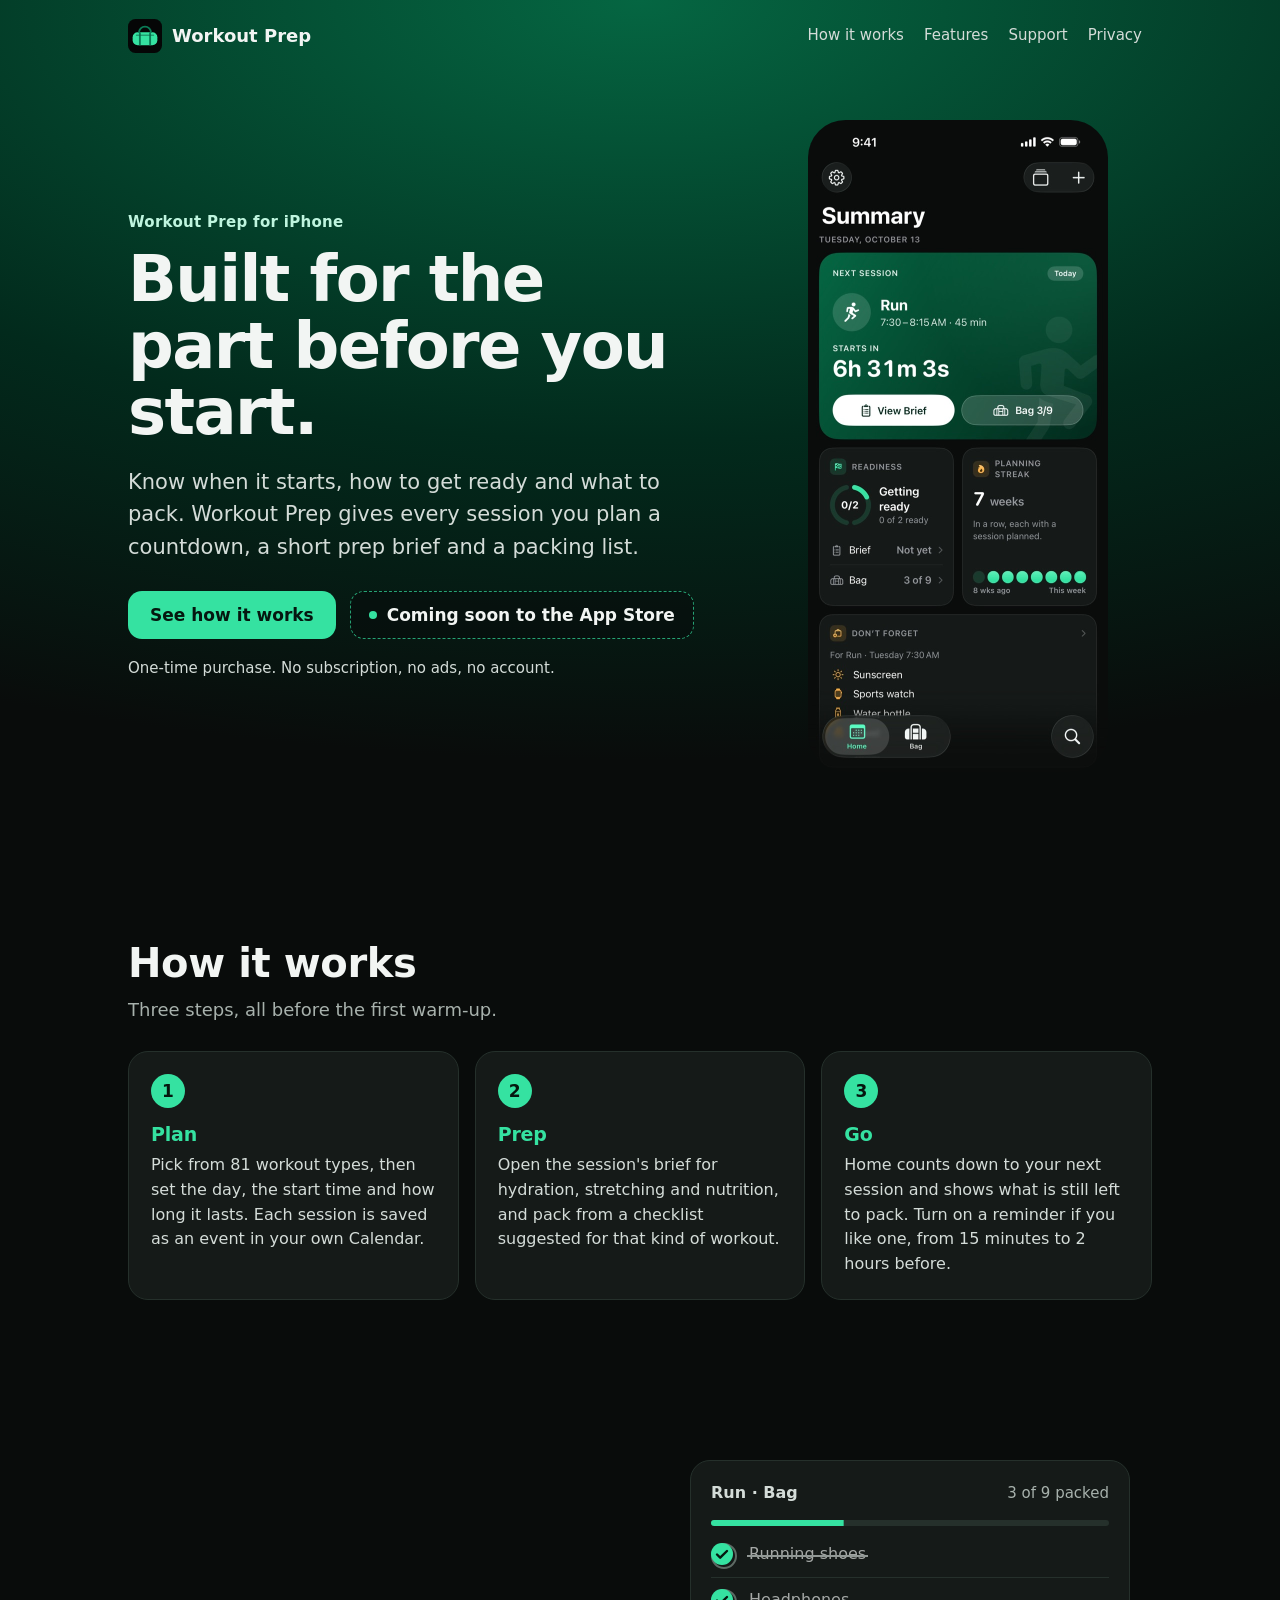
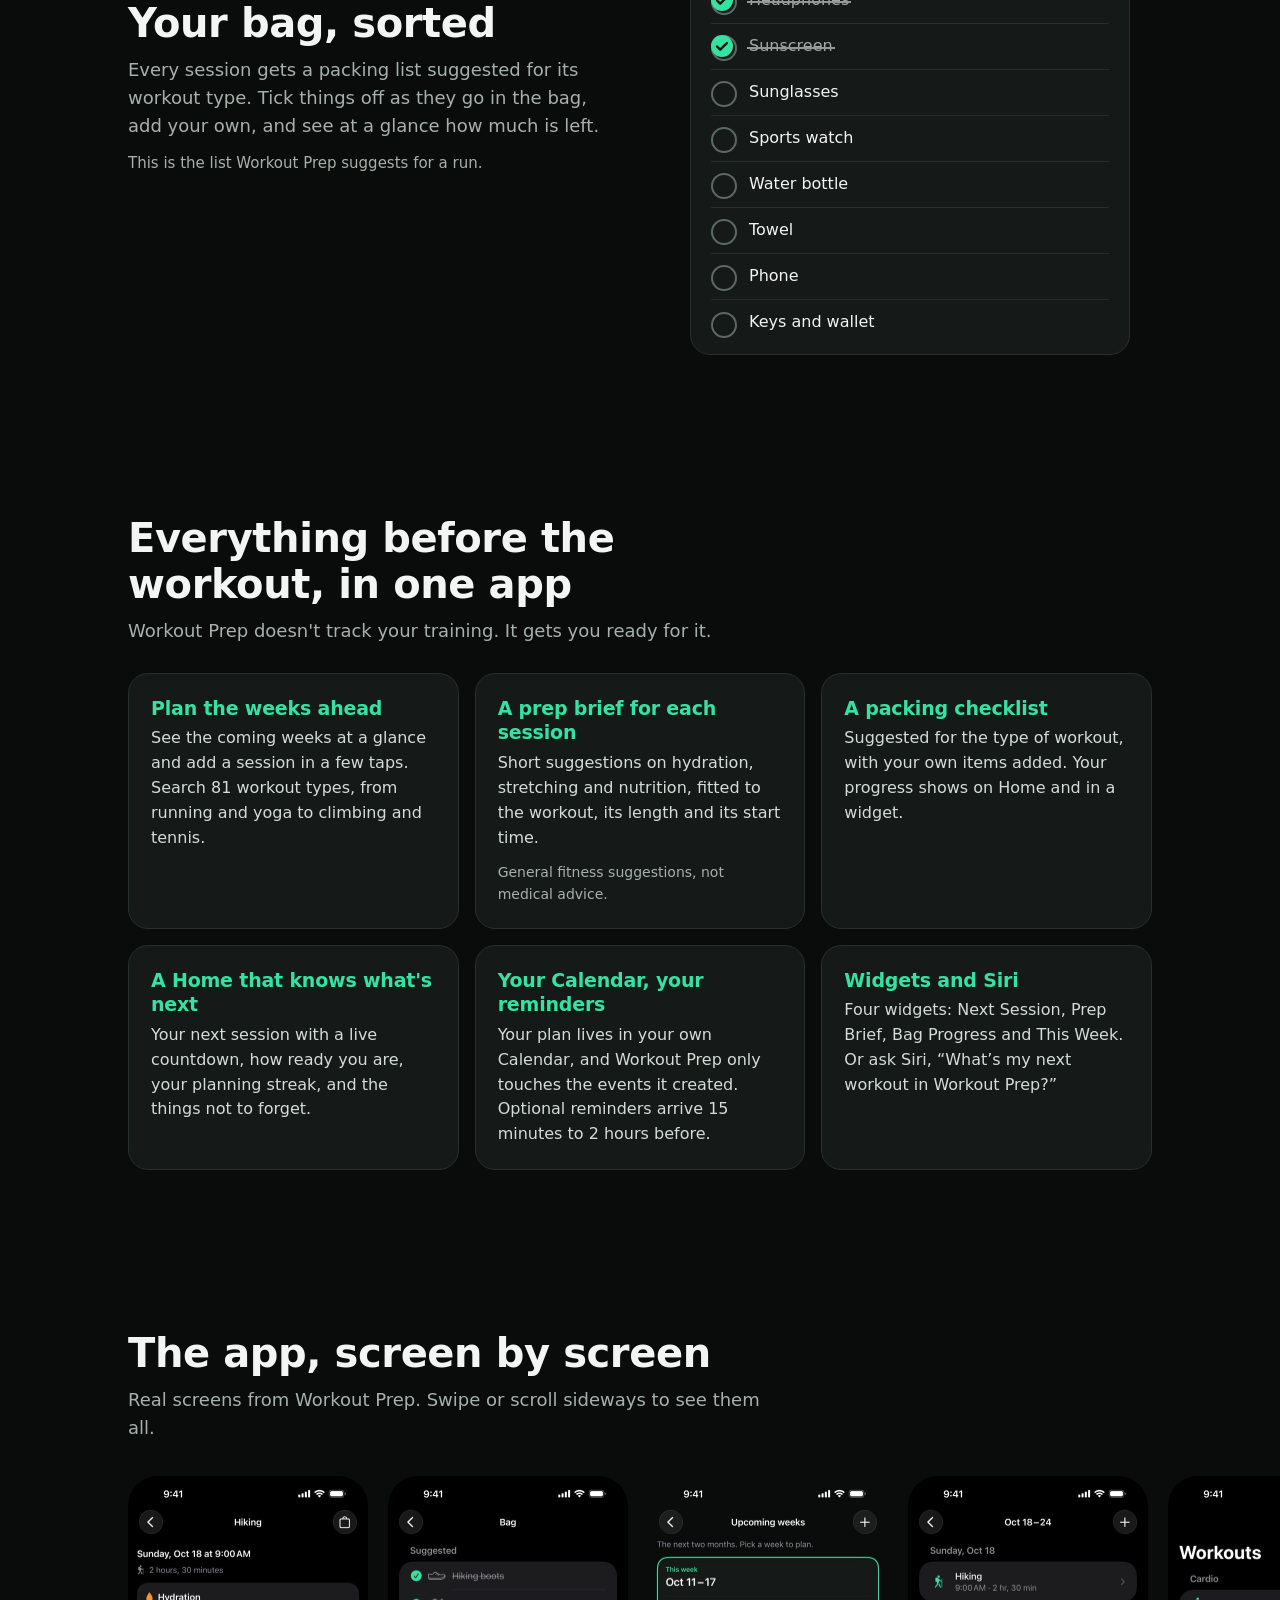
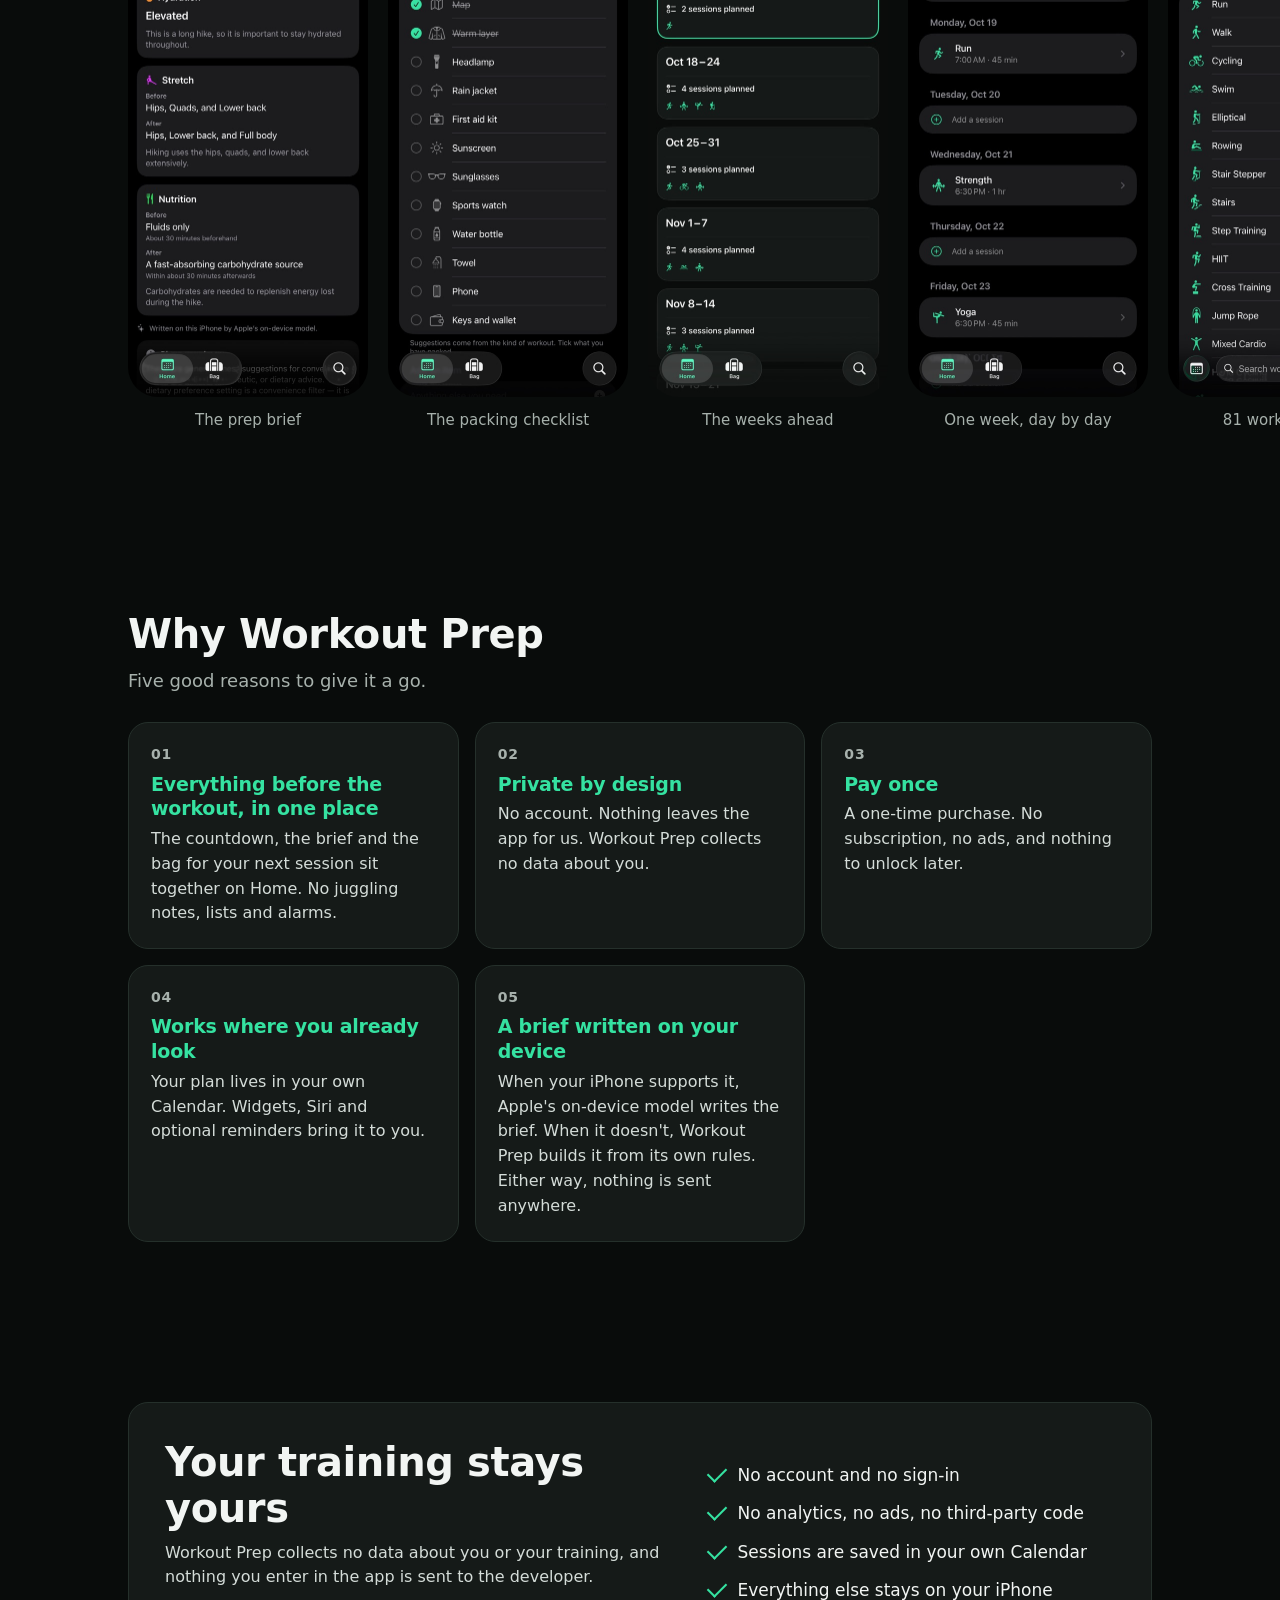
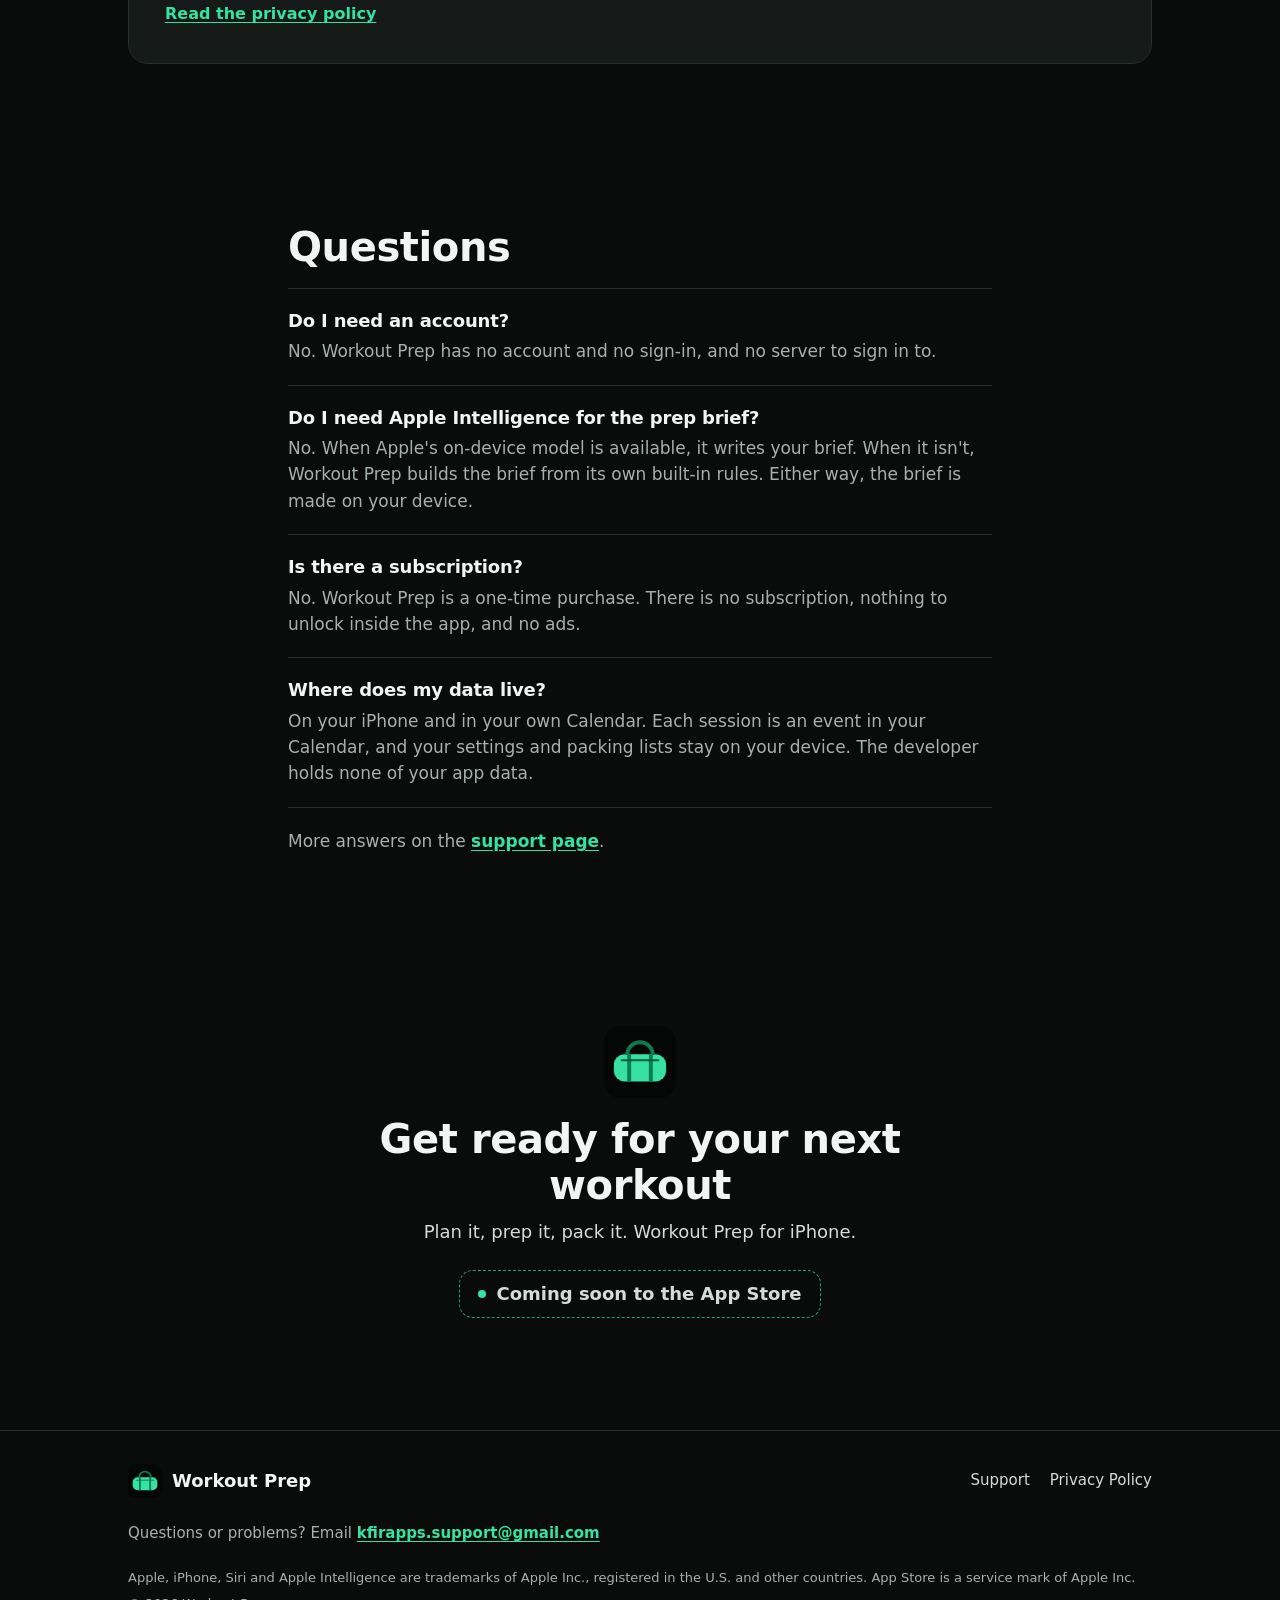
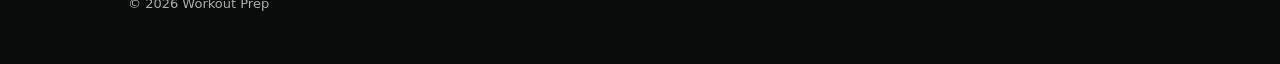
<file: index.html>
<!DOCTYPE html>
<html lang="en">
<head>
  <meta charset="utf-8">
  <meta name="viewport" content="width=device-width, initial-scale=1">
  <title>Workout Prep for iPhone · Built for the part before you start</title>
  <meta name="description" content="Workout Prep for iPhone: plan your sessions, read a short prep brief and pack from a checklist. No account, nothing collected. A one-time purchase with no subscription and no ads.">
  <meta name="theme-color" content="#090c0b">
  <link rel="icon" href="data:image/svg+xml,%3Csvg xmlns='http://www.w3.org/2000/svg' viewBox='0 0 1024 1024'%3E%3Crect width='1024' height='1024' rx='230' fill='%23050606'/%3E%3Crect x='140' y='400' width='744' height='388' rx='150' fill='%2335E2A1'/%3E%3C/svg%3E">
  <link rel="stylesheet" href="assets/site.css">
  <!-- Loaded first and on purpose without defer: it marks the page for motion before the
       first paint. If it is missing or fails, every element simply shows, unanimated. -->
  <script src="assets/site.js"></script>
</head>
<body>
  <a class="skip" href="#main">Skip to content</a>

  <header class="site-header">
    <div class="wrap bar">
      <a class="brand" href="./">
        <svg class="icon" viewBox="0 0 1024 1024" aria-hidden="true" focusable="false"><use href="#app-icon"/></svg>
        Workout Prep
      </a>
      <nav aria-label="Main">
        <a class="wide-only" href="#how">How it works</a>
        <a class="wide-only" href="#features">Features</a>
        <a href="support.html">Support</a>
        <a href="privacy.html">Privacy</a>
      </nav>
    </div>
  </header>

  <main id="main">
    <section class="hero" aria-labelledby="hero-title">
      <div class="wrap hero-grid">
        <div class="hero-copy">
          <p class="eyebrow">Workout Prep for iPhone</p>
          <h1 id="hero-title" class="rise">Built for the part before you start.</h1>
          <p class="lead rise">Know when it starts, how to get ready and what to pack. Workout Prep gives every session you plan a countdown, a short prep brief and a packing list.</p>
          <div class="actions">
            <span class="rise"><a class="btn" href="#how">See how it works</a></span>
            <div class="store">
              <!-- App Store badge. Until the app is live, this is a plain status, not a link.
                   When the app is live:
                   1. Download Apple's official black "Download on the App Store" badge (English,
                      SVG) from https://toolbox.marketingtools.apple.com/app-store/ . Use it
                      unmodified: no recolouring, rotation, cropping or effects.
                   2. Save it as assets/img/app-store-badge.svg.
                   3. Replace the <p class="soon"> below with:
                      <a class="badge" href="APP_STORE_LINK"><img src="assets/img/app-store-badge.svg" width="120" height="40" alt="Download on the App Store"></a>
                      (APP_STORE_LINK is the app's App Store address.) The .badge style keeps it
                      40 px tall with 10 px of clear space (a quarter of its height) and never
                      animates it. Do the same for the second status near the end of the page. -->
              <p class="soon"><span class="dot" aria-hidden="true"></span>Coming soon to the App Store</p>
            </div>
          </div>
          <p class="meta">One-time purchase. No subscription, no ads, no account.</p>
        </div>
        <div class="hero-shot">
          <img class="screen" src="assets/img/screen-home-summary.jpg" width="600" height="1303" alt="Workout Prep's Summary screen: the next session, a run at 7:30 AM, starts in 6 hours 31 minutes. Below it, readiness shows 0 of 2 ready, the planning streak shows 7 weeks, and Don't Forget lists sunscreen, a sports watch and a water bottle.">
        </div>
      </div>
    </section>

    <section id="how" class="section" aria-labelledby="how-title">
      <div class="wrap">
        <div class="intro" data-reveal>
          <h2 id="how-title">How it works</h2>
          <p>Three steps, all before the first warm-up.</p>
        </div>
        <ol class="steps">
          <li data-reveal>
            <article class="card">
              <span class="step-no" aria-hidden="true">1</span>
              <h3>Plan</h3>
              <p>Pick from 81 workout types, then set the day, the start time and how long it lasts. Each session is saved as an event in your own Calendar.</p>
            </article>
          </li>
          <li data-reveal>
            <article class="card">
              <span class="step-no" aria-hidden="true">2</span>
              <h3>Prep</h3>
              <p>Open the session's brief for hydration, stretching and nutrition, and pack from a checklist suggested for that kind of workout.</p>
            </article>
          </li>
          <li data-reveal>
            <article class="card">
              <span class="step-no" aria-hidden="true">3</span>
              <h3>Go</h3>
              <p>Home counts down to your next session and shows what is still left to pack. Turn on a reminder if you like one, from 15 minutes to 2 hours before.</p>
            </article>
          </li>
        </ol>
      </div>
    </section>

    <section class="section" aria-labelledby="bag-title">
      <div class="wrap split">
        <div class="intro" data-reveal>
          <h2 id="bag-title">Your bag, sorted</h2>
          <p>Every session gets a packing list suggested for its workout type. Tick things off as they go in the bag, add your own, and see at a glance how much is left.</p>
          <p class="note">This is the list Workout Prep suggests for a run.</p>
        </div>
        <div class="demo card" id="kit-demo">
          <div class="demo-head">
            <p class="demo-title">Run · Bag</p>
            <p class="demo-count"><span id="kit-done">9</span> of 9 packed</p>
          </div>
          <div class="demo-bar" aria-hidden="true"><span id="kit-bar"></span></div>
          <ul class="kit" aria-label="Suggested packing list for a run">
            <li><span>Running shoes</span></li>
            <li><span>Headphones</span></li>
            <li><span>Sunscreen</span></li>
            <li><span>Sunglasses</span></li>
            <li><span>Sports watch</span></li>
            <li><span>Water bottle</span></li>
            <li><span>Towel</span></li>
            <li><span>Phone</span></li>
            <li><span>Keys and wallet</span></li>
          </ul>
        </div>
      </div>
    </section>

    <section id="features" class="section" aria-labelledby="features-title">
      <div class="wrap">
        <div class="intro" data-reveal>
          <h2 id="features-title">Everything before the workout, in one app</h2>
          <p>Workout Prep doesn't track your training. It gets you ready for it.</p>
        </div>
        <ul class="grid">
          <li data-reveal>
            <article class="card">
              <h3>Plan the weeks ahead</h3>
              <p>See the coming weeks at a glance and add a session in a few taps. Search 81 workout types, from running and yoga to climbing and tennis.</p>
            </article>
          </li>
          <li data-reveal>
            <article class="card">
              <h3>A prep brief for each session</h3>
              <p>Short suggestions on hydration, stretching and nutrition, fitted to the workout, its length and its start time.</p>
              <p class="hint">General fitness suggestions, not medical advice.</p>
            </article>
          </li>
          <li data-reveal>
            <article class="card">
              <h3>A packing checklist</h3>
              <p>Suggested for the type of workout, with your own items added. Your progress shows on Home and in a widget.</p>
            </article>
          </li>
          <li data-reveal>
            <article class="card">
              <h3>A Home that knows what's next</h3>
              <p>Your next session with a live countdown, how ready you are, your planning streak, and the things not to forget.</p>
            </article>
          </li>
          <li data-reveal>
            <article class="card">
              <h3>Your Calendar, your reminders</h3>
              <p>Your plan lives in your own Calendar, and Workout Prep only touches the events it created. Optional reminders arrive 15 minutes to 2 hours before.</p>
            </article>
          </li>
          <li data-reveal>
            <article class="card">
              <h3>Widgets and Siri</h3>
              <p>Four widgets: Next Session, Prep Brief, Bag Progress and This Week. Or ask Siri, &ldquo;What&rsquo;s my next workout in Workout Prep?&rdquo;</p>
            </article>
          </li>
        </ul>
      </div>
    </section>

    <section class="section" aria-labelledby="screens-title">
      <div class="wrap">
        <div class="intro" data-reveal>
          <h2 id="screens-title">The app, screen by screen</h2>
          <p>Real screens from Workout Prep. Swipe or scroll sideways to see them all.</p>
        </div>
      </div>
      <div class="gallery" id="gallery" tabindex="0" role="region" aria-label="Screens from Workout Prep (scrolls sideways)">
        <ul class="track">
          <li>
            <figure>
              <img class="screen" src="assets/img/screen-prep-brief.jpg" width="480" height="1043" loading="lazy" alt="A prep brief for a 2.5-hour hike: hydration marked Elevated, stretches for the hips, quads and lower back before and for the hips, lower back and full body after, fluids only before and a fast-absorbing carbohydrate source after.">
              <figcaption>The prep brief</figcaption>
            </figure>
          </li>
          <li>
            <figure>
              <img class="screen" src="assets/img/screen-packing-checklist.jpg" width="480" height="1043" loading="lazy" alt="The packing checklist for a hike: hiking boots, map and warm layer ticked off, with headlamp, rain jacket, first aid kit, sunscreen and more still to pack.">
              <figcaption>The packing checklist</figcaption>
            </figure>
          </li>
          <li>
            <figure>
              <img class="screen" src="assets/img/screen-upcoming-weeks.jpg" width="480" height="1043" loading="lazy" alt="Upcoming weeks: one card per week for the next two months, each with the number of sessions planned and an icon for each workout.">
              <figcaption>The weeks ahead</figcaption>
            </figure>
          </li>
          <li>
            <figure>
              <img class="screen" src="assets/img/screen-week-plan.jpg" width="480" height="1043" loading="lazy" alt="One week day by day: a hike on Sunday, a run on Monday, strength on Wednesday and yoga on Friday, with Add a session on the free days.">
              <figcaption>One week, day by day</figcaption>
            </figure>
          </li>
          <li>
            <figure>
              <img class="screen" src="assets/img/screen-workout-library.jpg" width="480" height="1043" loading="lazy" alt="The workout library, starting with cardio: run, walk, cycling, swim, elliptical, rowing and more, with a search field at the bottom.">
              <figcaption>81 workout types</figcaption>
            </figure>
          </li>
          <li>
            <figure>
              <img class="screen" src="assets/img/screen-home-screen-widgets.jpg" width="480" height="1043" loading="lazy" alt="Three Workout Prep widgets on the Home Screen: the next session, a run in 6 hours 29 minutes; bag progress, 3 of 9 packed; and the prep brief for the run.">
              <figcaption>Widgets</figcaption>
            </figure>
          </li>
        </ul>
      </div>
    </section>

    <section class="section" aria-labelledby="why-title">
      <div class="wrap">
        <div class="intro" data-reveal>
          <h2 id="why-title">Why Workout Prep</h2>
          <p>Five good reasons to give it a go.</p>
        </div>
        <ol class="reasons">
          <li data-reveal>
            <article class="card">
              <h3>Everything before the workout, in one place</h3>
              <p>The countdown, the brief and the bag for your next session sit together on Home. No juggling notes, lists and alarms.</p>
            </article>
          </li>
          <li data-reveal>
            <article class="card">
              <h3>Private by design</h3>
              <p>No account. Nothing leaves the app for us. Workout Prep collects no data about you.</p>
            </article>
          </li>
          <li data-reveal>
            <article class="card">
              <h3>Pay once</h3>
              <p>A one-time purchase. No subscription, no ads, and nothing to unlock later.</p>
            </article>
          </li>
          <li data-reveal>
            <article class="card">
              <h3>Works where you already look</h3>
              <p>Your plan lives in your own Calendar. Widgets, Siri and optional reminders bring it to you.</p>
            </article>
          </li>
          <li data-reveal>
            <article class="card">
              <h3>A brief written on your device</h3>
              <p>When your iPhone supports it, Apple's on-device model writes the brief. When it doesn't, Workout Prep builds it from its own rules. Either way, nothing is sent anywhere.</p>
            </article>
          </li>
        </ol>
      </div>
    </section>

    <section class="section" aria-labelledby="privacy-title">
      <div class="wrap">
        <div class="privacy card" data-reveal>
          <div>
            <h2 id="privacy-title">Your training stays yours</h2>
            <p>Workout Prep collects no data about you or your training, and nothing you enter in the app is sent to the developer.</p>
            <p><a class="text-link" href="privacy.html">Read the privacy policy</a></p>
          </div>
          <ul class="ticks">
            <li>No account and no sign-in</li>
            <li>No analytics, no ads, no third-party code</li>
            <li>Sessions are saved in your own Calendar</li>
            <li>Everything else stays on your iPhone</li>
          </ul>
        </div>
      </div>
    </section>

    <section class="section" aria-labelledby="faq-title">
      <div class="wrap narrow">
        <h2 id="faq-title" data-reveal>Questions</h2>
        <div class="faq">
          <div class="qa" data-reveal>
            <h3>Do I need an account?</h3>
            <p>No. Workout Prep has no account and no sign-in, and no server to sign in to.</p>
          </div>
          <div class="qa" data-reveal>
            <h3>Do I need Apple Intelligence for the prep brief?</h3>
            <p>No. When Apple's on-device model is available, it writes your brief. When it isn't, Workout Prep builds the brief from its own built-in rules. Either way, the brief is made on your device.</p>
          </div>
          <div class="qa" data-reveal>
            <h3>Is there a subscription?</h3>
            <p>No. Workout Prep is a one-time purchase. There is no subscription, nothing to unlock inside the app, and no ads.</p>
          </div>
          <div class="qa" data-reveal>
            <h3>Where does my data live?</h3>
            <p>On your iPhone and in your own Calendar. Each session is an event in your Calendar, and your settings and packing lists stay on your device. The developer holds none of your app data.</p>
          </div>
        </div>
        <p class="more" data-reveal>More answers on the <a class="text-link" href="support.html">support page</a>.</p>
      </div>
    </section>

    <section class="section closing" aria-labelledby="closing-title">
      <div class="wrap narrow">
        <svg class="icon big" viewBox="0 0 1024 1024" aria-hidden="true" focusable="false"><use href="#app-icon"/></svg>
        <h2 id="closing-title" data-reveal>Get ready for your next workout</h2>
        <p data-reveal>Plan it, prep it, pack it. Workout Prep for iPhone.</p>
        <div class="store">
          <!-- Second App Store status. Swap it for the official badge the same way as the
               one at the top of the page (see the comment there). -->
          <p class="soon"><span class="dot" aria-hidden="true"></span>Coming soon to the App Store</p>
        </div>
      </div>
    </section>
  </main>

  <footer class="site-footer">
    <div class="wrap">
      <div class="foot-row">
        <a class="brand" href="./">
          <svg class="icon" viewBox="0 0 1024 1024" aria-hidden="true" focusable="false"><use href="#app-icon"/></svg>
          Workout Prep
        </a>
        <nav aria-label="Footer">
          <a href="support.html">Support</a>
          <a href="privacy.html">Privacy Policy</a>
        </nav>
      </div>
      <p class="contact">Questions or problems? Email <a href="mailto:kfirapps.support@gmail.com">kfirapps.support@gmail.com</a></p>
      <p class="legal">Apple, iPhone, Siri and Apple Intelligence are trademarks of Apple Inc., registered in the U.S. and other countries. App Store is a service mark of Apple Inc.</p>
      <p class="legal">&copy; 2026 Workout Prep</p>
    </div>
  </footer>

  <!-- The app icon, drawn once and reused above. -->
  <svg width="0" height="0" style="position:absolute" aria-hidden="true" focusable="false">
    <symbol id="app-icon" viewBox="0 0 1024 1024">
      <rect width="1024" height="1024" fill="#050606"/>
      <rect x="140" y="400" width="744" height="388" rx="150" ry="150" fill="#35E2A1"/>
      <g fill="#0B7A55" fill-rule="evenodd">
        <path d="M302 412 A 210 210 0 0 1 722 412 L 666 412 A 154 154 0 0 0 358 412 Z"/>
        <rect x="330" y="400" width="56" height="388" rx="8" ry="8"/>
        <rect x="638" y="400" width="56" height="388" rx="8" ry="8"/>
      </g>
      <rect x="236" y="474" width="552" height="26" rx="13" ry="13" fill="#0A5C41"/>
    </symbol>
  </svg>
</body>
</html>
</file>
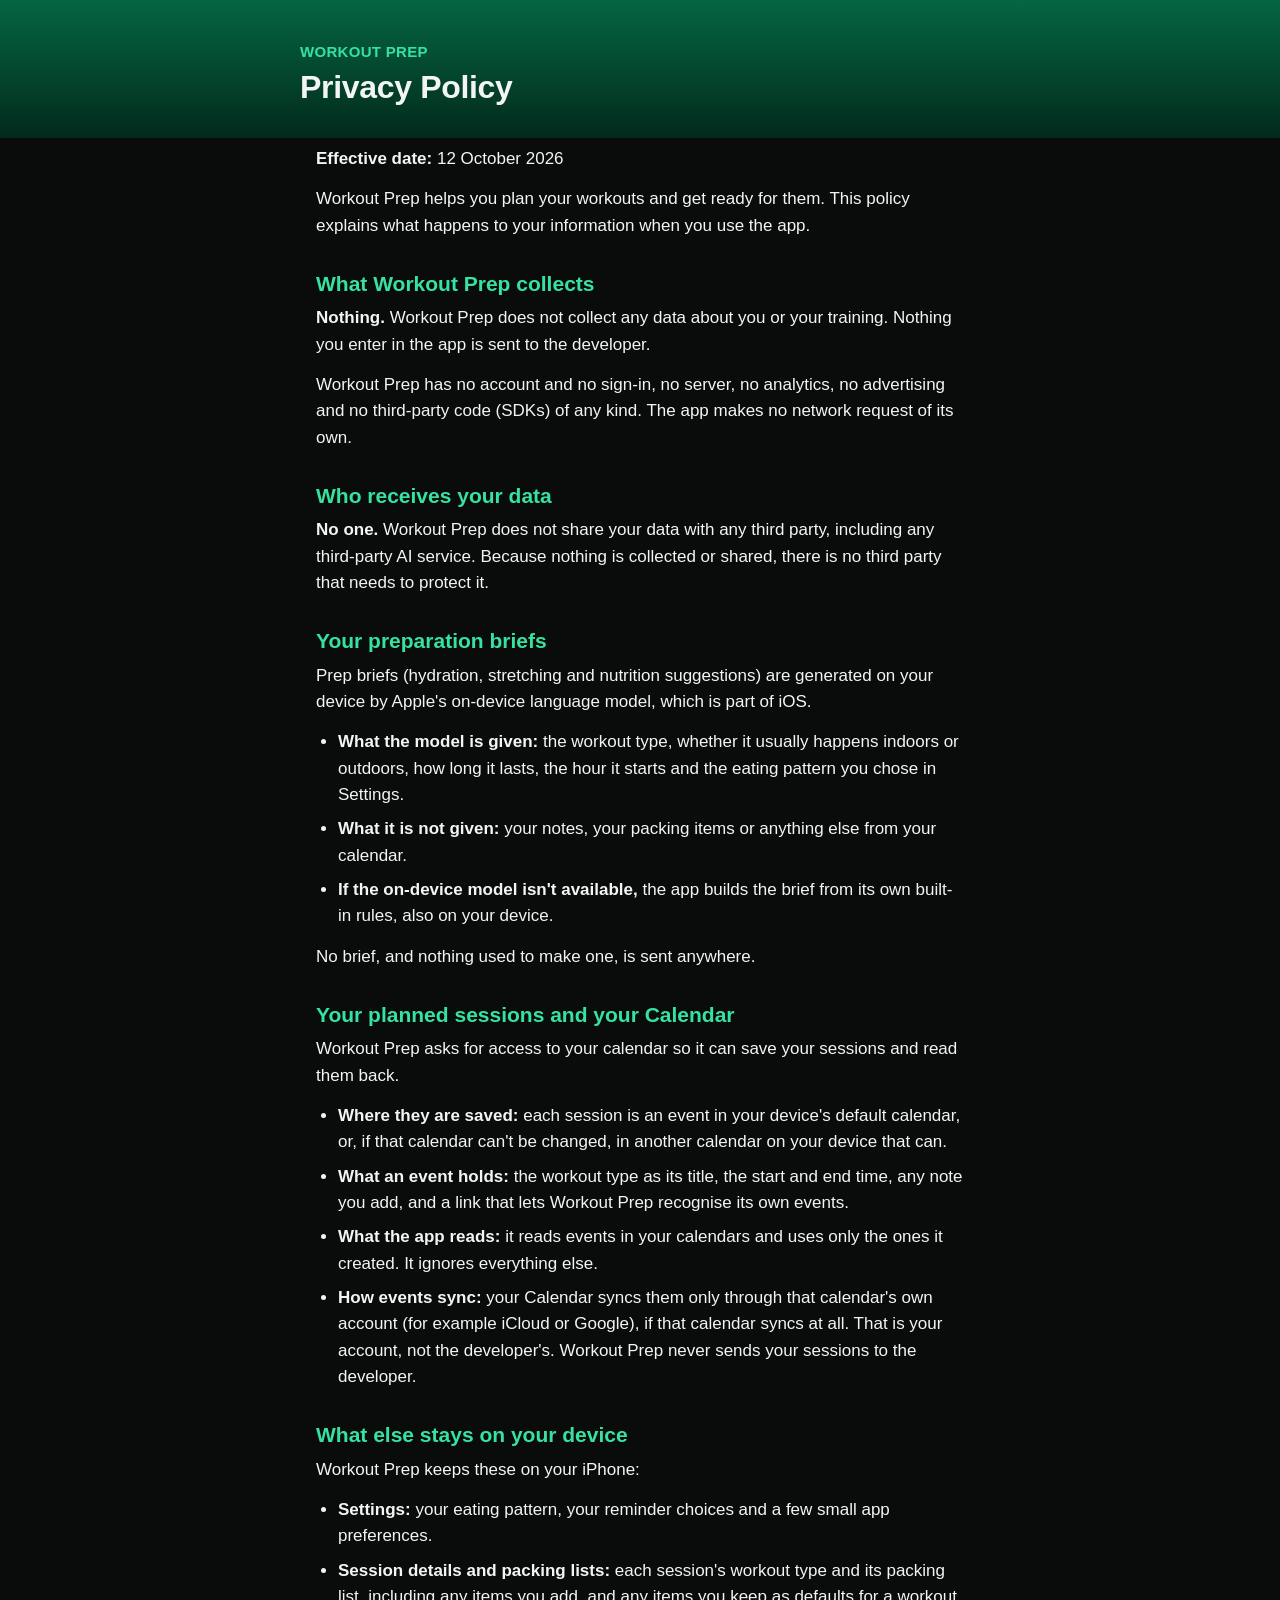
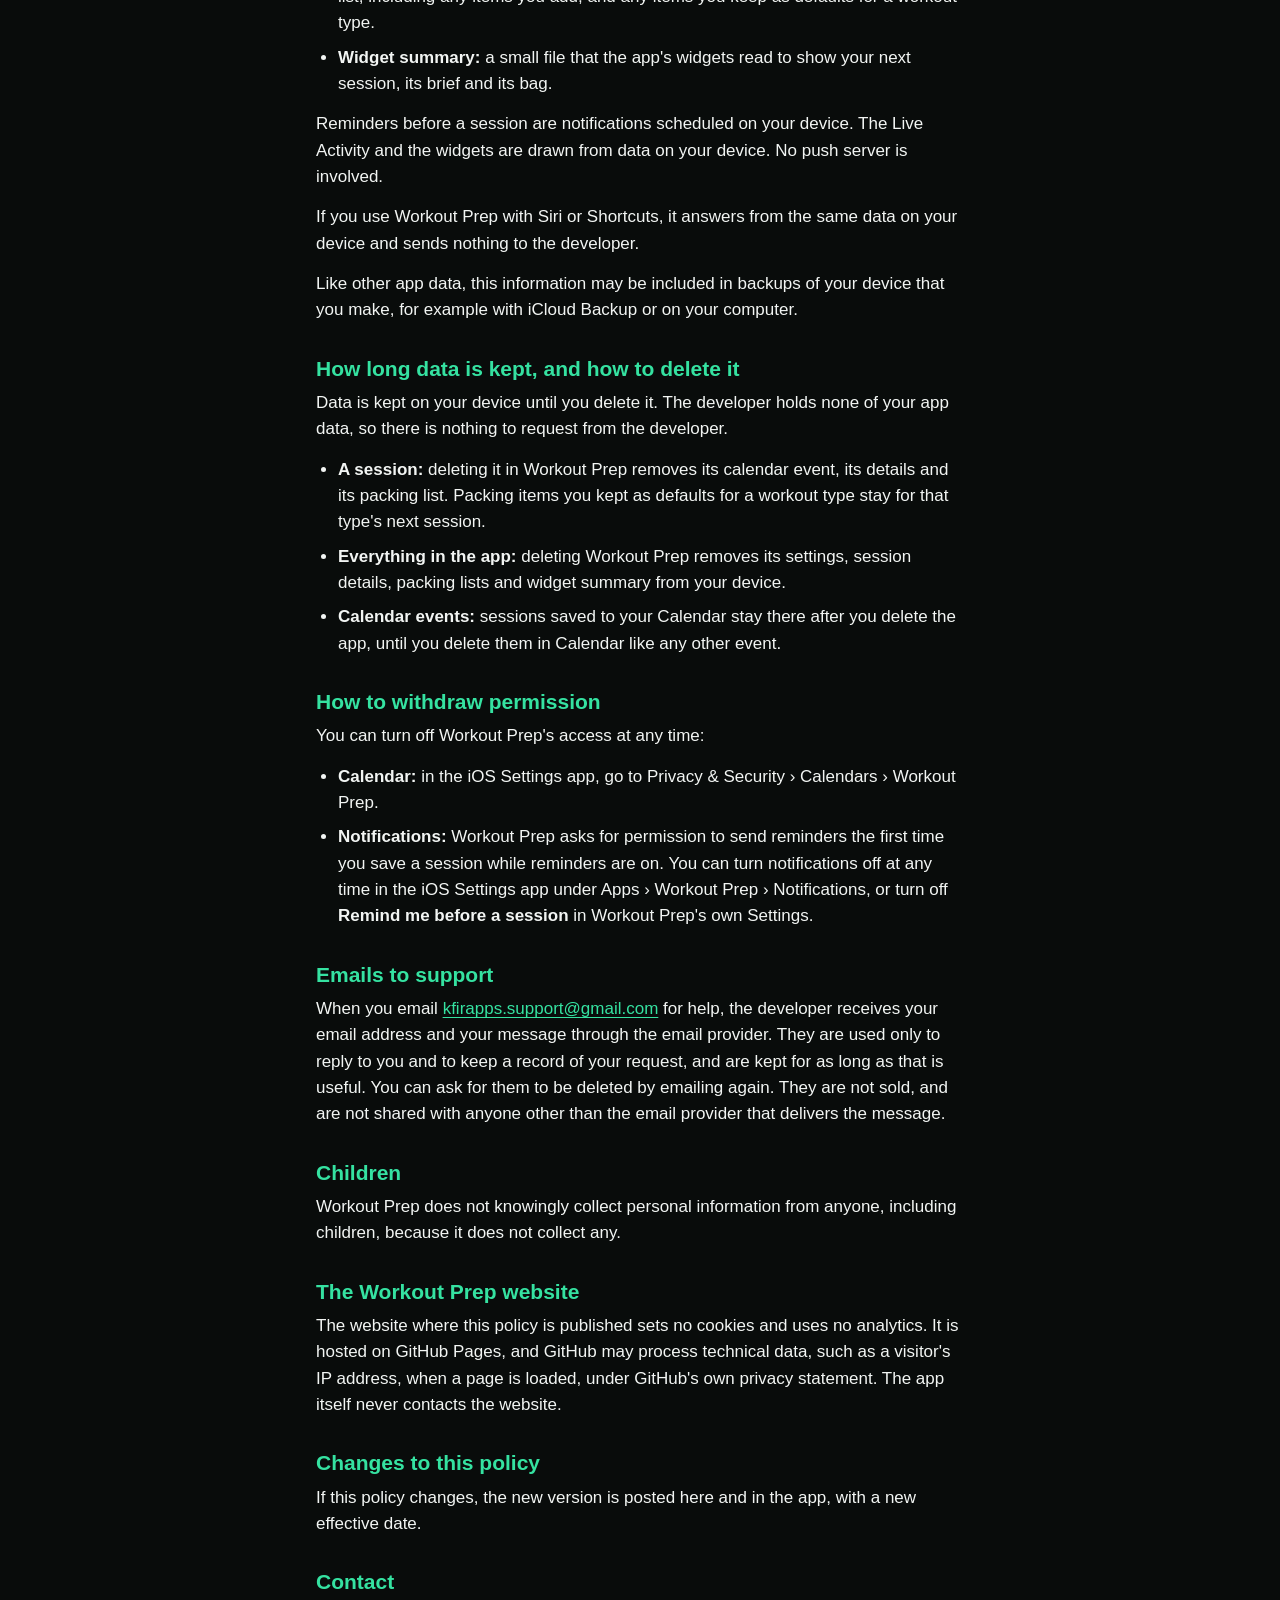
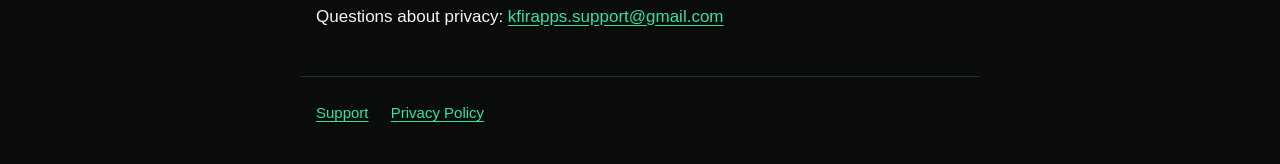
<file: privacy.html>
<!DOCTYPE html>
<html lang="en">
<head>
  <meta charset="utf-8">
  <meta name="viewport" content="width=device-width, initial-scale=1">
  <title>Privacy Policy · Workout Prep</title>
  <meta name="description" content="Workout Prep's privacy policy: the app collects no data.">
  <link rel="icon" href="data:,">
  <style>
    :root {
      color-scheme: dark;
      --canvas: #090c0b;
      --surface: #151a18;
      --line: #25302b;
      --text: #f2f5f3;
      --muted: #a7b1ac;
      --mint: #35e2a1;
      --hero-top: #056642;
      --hero-bottom: #022a1c;
    }
    * { box-sizing: border-box; }
    html { -webkit-text-size-adjust: 100%; text-size-adjust: 100%; }
    body {
      margin: 0;
      background: var(--canvas);
      color: var(--text);
      font: 17px/1.55 -apple-system, BlinkMacSystemFont, "SF Pro Text", "Segoe UI", Roboto, "Helvetica Neue", Arial, sans-serif;
    }
    header {
      background: linear-gradient(180deg, var(--hero-top), var(--hero-bottom));
      padding: 40px 16px 32px;
    }
    header .wrap, main, footer { max-width: 680px; margin: 0 auto; }
    .app { margin: 0 0 6px; color: var(--mint); font-size: 15px; font-weight: 600; letter-spacing: .02em; text-transform: uppercase; }
    .app a { display: inline-block; padding: 11px 0; margin: -11px 0; color: inherit; text-decoration: none; }
    .app a:hover { text-decoration: underline; }
    h1 { margin: 0; font-size: 32px; line-height: 1.15; letter-spacing: -.01em; }
    main { padding: 8px 16px 8px; }
    h2 { margin: 32px 0 8px; font-size: 21px; line-height: 1.25; color: var(--mint); }
    p, ul { margin: 0 0 14px; }
    ul { padding-left: 22px; }
    li { margin-bottom: 8px; }
    strong { color: var(--text); font-weight: 600; }
    a { color: var(--mint); text-underline-offset: 3px; overflow-wrap: anywhere; }
    a:focus-visible { outline: 2px solid var(--mint); outline-offset: 2px; border-radius: 4px; }
    .card { background: var(--surface); border: 1px solid var(--line); border-radius: 18px; padding: 18px 18px 6px; margin: 16px 0; }
    .card h2 { margin-top: 0; font-size: 18px; }
    .contact { display: inline-block; margin: 4px 0 14px; padding: 12px 18px; border-radius: 12px; background: var(--mint); color: #05170f; font-weight: 600; text-decoration: none; }
    footer { padding: 24px 16px 40px; color: var(--muted); font-size: 15px; border-top: 1px solid var(--line); margin-top: 24px; }
    footer a { display: inline-block; padding: 13px 0; margin: -13px 18px -13px 0; }
  </style>
</head>
<body>
  <header>
    <div class="wrap">
      <p class="app"><a href="./">Workout Prep</a></p>
      <h1>Privacy Policy</h1>
    </div>
  </header>
  <main>
    <p><strong>Effective date:</strong> 12 October 2026</p>
    <p>Workout Prep helps you plan your workouts and get ready for them. This policy explains what happens to your information when you use the app.</p>
    <h2>What Workout Prep collects</h2>
    <p><strong>Nothing.</strong> Workout Prep does not collect any data about you or your training. Nothing you enter in the app is sent to the developer.</p>
    <p>Workout Prep has no account and no sign-in, no server, no analytics, no advertising and no third-party code (SDKs) of any kind. The app makes no network request of its own.</p>
    <h2>Who receives your data</h2>
    <p><strong>No one.</strong> Workout Prep does not share your data with any third party, including any third-party AI service. Because nothing is collected or shared, there is no third party that needs to protect it.</p>
    <h2>Your preparation briefs</h2>
    <p>Prep briefs (hydration, stretching and nutrition suggestions) are generated on your device by Apple's on-device language model, which is part of iOS.</p>
    <ul>
      <li><strong>What the model is given:</strong> the workout type, whether it usually happens indoors or outdoors, how long it lasts, the hour it starts and the eating pattern you chose in Settings.</li>
      <li><strong>What it is not given:</strong> your notes, your packing items or anything else from your calendar.</li>
      <li><strong>If the on-device model isn't available,</strong> the app builds the brief from its own built-in rules, also on your device.</li>
    </ul>
    <p>No brief, and nothing used to make one, is sent anywhere.</p>
    <h2>Your planned sessions and your Calendar</h2>
    <p>Workout Prep asks for access to your calendar so it can save your sessions and read them back.</p>
    <ul>
      <li><strong>Where they are saved:</strong> each session is an event in your device's default calendar, or, if that calendar can't be changed, in another calendar on your device that can.</li>
      <li><strong>What an event holds:</strong> the workout type as its title, the start and end time, any note you add, and a link that lets Workout Prep recognise its own events.</li>
      <li><strong>What the app reads:</strong> it reads events in your calendars and uses only the ones it created. It ignores everything else.</li>
      <li><strong>How events sync:</strong> your Calendar syncs them only through that calendar's own account (for example iCloud or Google), if that calendar syncs at all. That is your account, not the developer's. Workout Prep never sends your sessions to the developer.</li>
    </ul>
    <h2>What else stays on your device</h2>
    <p>Workout Prep keeps these on your iPhone:</p>
    <ul>
      <li><strong>Settings:</strong> your eating pattern, your reminder choices and a few small app preferences.</li>
      <li><strong>Session details and packing lists:</strong> each session's workout type and its packing list, including any items you add, and any items you keep as defaults for a workout type.</li>
      <li><strong>Widget summary:</strong> a small file that the app's widgets read to show your next session, its brief and its bag.</li>
    </ul>
    <p>Reminders before a session are notifications scheduled on your device. The Live Activity and the widgets are drawn from data on your device. No push server is involved.</p>
    <p>If you use Workout Prep with Siri or Shortcuts, it answers from the same data on your device and sends nothing to the developer.</p>
    <p>Like other app data, this information may be included in backups of your device that you make, for example with iCloud Backup or on your computer.</p>
    <h2>How long data is kept, and how to delete it</h2>
    <p>Data is kept on your device until you delete it. The developer holds none of your app data, so there is nothing to request from the developer.</p>
    <ul>
      <li><strong>A session:</strong> deleting it in Workout Prep removes its calendar event, its details and its packing list. Packing items you kept as defaults for a workout type stay for that type's next session.</li>
      <li><strong>Everything in the app:</strong> deleting Workout Prep removes its settings, session details, packing lists and widget summary from your device.</li>
      <li><strong>Calendar events:</strong> sessions saved to your Calendar stay there after you delete the app, until you delete them in Calendar like any other event.</li>
    </ul>
    <h2>How to withdraw permission</h2>
    <p>You can turn off Workout Prep's access at any time:</p>
    <ul>
      <li><strong>Calendar:</strong> in the iOS Settings app, go to Privacy &amp; Security › Calendars › Workout Prep.</li>
      <li><strong>Notifications:</strong> Workout Prep asks for permission to send reminders the first time you save a session while reminders are on. You can turn notifications off at any time in the iOS Settings app under Apps › Workout Prep › Notifications, or turn off <strong>Remind me before a session</strong> in Workout Prep's own Settings.</li>
    </ul>
    <h2>Emails to support</h2>
    <p>When you email <a href="mailto:kfirapps.support@gmail.com">kfirapps.support@gmail.com</a> for help, the developer receives your email address and your message through the email provider. They are used only to reply to you and to keep a record of your request, and are kept for as long as that is useful. You can ask for them to be deleted by emailing again. They are not sold, and are not shared with anyone other than the email provider that delivers the message.</p>
    <h2>Children</h2>
    <p>Workout Prep does not knowingly collect personal information from anyone, including children, because it does not collect any.</p>
    <h2>The Workout Prep website</h2>
    <p>The website where this policy is published sets no cookies and uses no analytics. It is hosted on GitHub Pages, and GitHub may process technical data, such as a visitor's IP address, when a page is loaded, under GitHub's own privacy statement. The app itself never contacts the website.</p>
    <h2>Changes to this policy</h2>
    <p>If this policy changes, the new version is posted here and in the app, with a new effective date.</p>
    <h2>Contact</h2>
    <p>Questions about privacy: <a href="mailto:kfirapps.support@gmail.com">kfirapps.support@gmail.com</a></p>
  </main>
  <footer>
    <a href="support.html">Support</a>
    <a href="privacy.html">Privacy Policy</a>
  </footer>
</body>
</html>
</file>
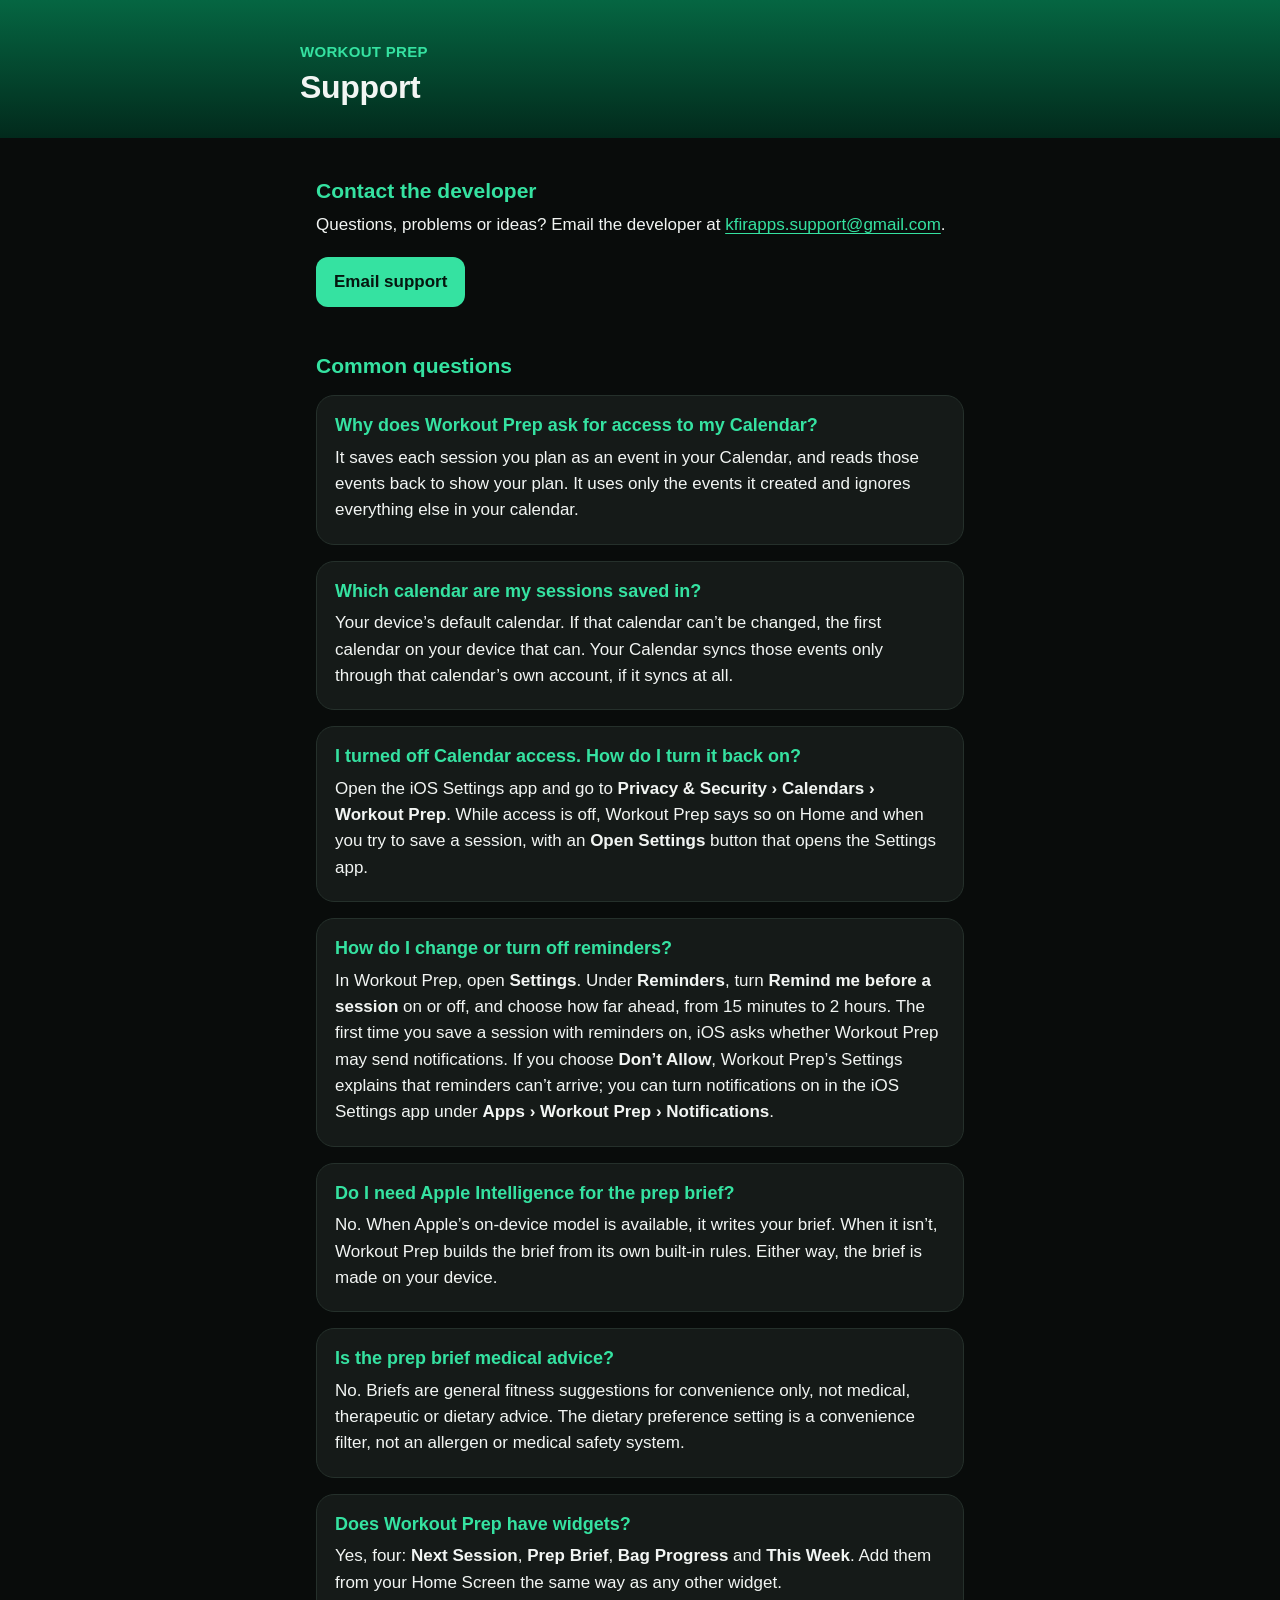
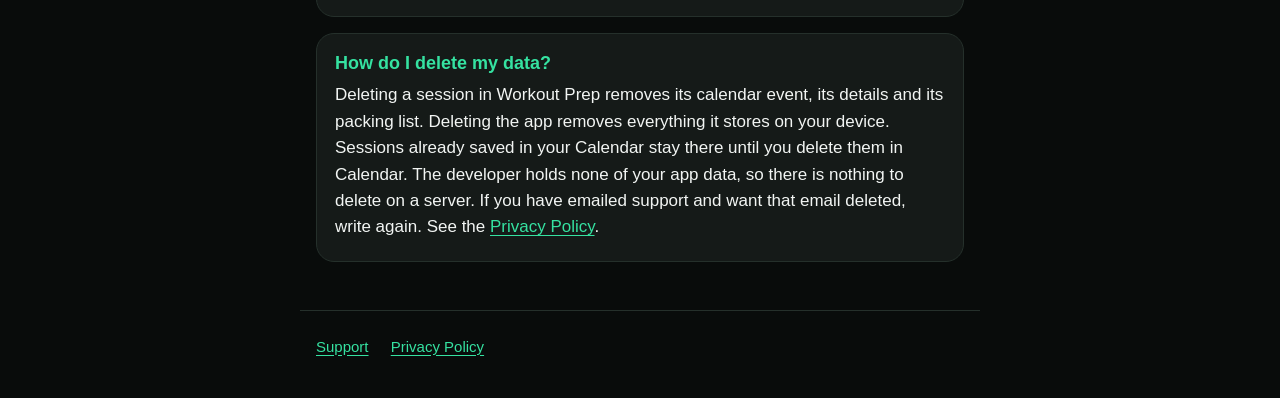
<file: support.html>
<!DOCTYPE html>
<html lang="en">
<head>
  <meta charset="utf-8">
  <meta name="viewport" content="width=device-width, initial-scale=1">
  <title>Support · Workout Prep</title>
  <meta name="description" content="Get help with Workout Prep and contact the developer.">
  <link rel="icon" href="data:,">
  <style>
    :root {
      color-scheme: dark;
      --canvas: #090c0b;
      --surface: #151a18;
      --line: #25302b;
      --text: #f2f5f3;
      --muted: #a7b1ac;
      --mint: #35e2a1;
      --hero-top: #056642;
      --hero-bottom: #022a1c;
    }
    * { box-sizing: border-box; }
    html { -webkit-text-size-adjust: 100%; text-size-adjust: 100%; }
    body {
      margin: 0;
      background: var(--canvas);
      color: var(--text);
      font: 17px/1.55 -apple-system, BlinkMacSystemFont, "SF Pro Text", "Segoe UI", Roboto, "Helvetica Neue", Arial, sans-serif;
    }
    header {
      background: linear-gradient(180deg, var(--hero-top), var(--hero-bottom));
      padding: 40px 16px 32px;
    }
    header .wrap, main, footer { max-width: 680px; margin: 0 auto; }
    .app { margin: 0 0 6px; color: var(--mint); font-size: 15px; font-weight: 600; letter-spacing: .02em; text-transform: uppercase; }
    .app a { display: inline-block; padding: 11px 0; margin: -11px 0; color: inherit; text-decoration: none; }
    .app a:hover { text-decoration: underline; }
    h1 { margin: 0; font-size: 32px; line-height: 1.15; letter-spacing: -.01em; }
    main { padding: 8px 16px 8px; }
    h2 { margin: 32px 0 8px; font-size: 21px; line-height: 1.25; color: var(--mint); }
    p, ul { margin: 0 0 14px; }
    ul { padding-left: 22px; }
    li { margin-bottom: 8px; }
    strong { color: var(--text); font-weight: 600; }
    a { color: var(--mint); text-underline-offset: 3px; overflow-wrap: anywhere; }
    a:focus-visible { outline: 2px solid var(--mint); outline-offset: 2px; border-radius: 4px; }
    .card { background: var(--surface); border: 1px solid var(--line); border-radius: 18px; padding: 18px 18px 6px; margin: 16px 0; }
    .card h2 { margin-top: 0; font-size: 18px; }
    .contact { display: inline-block; margin: 4px 0 14px; padding: 12px 18px; border-radius: 12px; background: var(--mint); color: #05170f; font-weight: 600; text-decoration: none; }
    footer { padding: 24px 16px 40px; color: var(--muted); font-size: 15px; border-top: 1px solid var(--line); margin-top: 24px; }
    footer a { display: inline-block; padding: 13px 0; margin: -13px 18px -13px 0; }
  </style>
</head>
<body>
  <header>
    <div class="wrap">
      <p class="app"><a href="./">Workout Prep</a></p>
      <h1>Support</h1>
    </div>
  </header>
  <main>
    <h2>Contact the developer</h2>
    <p>Questions, problems or ideas? Email the developer at <a href="mailto:kfirapps.support@gmail.com">kfirapps.support@gmail.com</a>.</p>
    <a class="contact" href="mailto:kfirapps.support@gmail.com">Email support</a>

    <h2>Common questions</h2>
    <section class="card">
      <h2>Why does Workout Prep ask for access to my Calendar?</h2>
      <p>It saves each session you plan as an event in your Calendar, and reads those events back to show your plan. It uses only the events it created and ignores everything else in your calendar.</p>
    </section>
    <section class="card">
      <h2>Which calendar are my sessions saved in?</h2>
      <p>Your device’s default calendar. If that calendar can’t be changed, the first calendar on your device that can. Your Calendar syncs those events only through that calendar’s own account, if it syncs at all.</p>
    </section>
    <section class="card">
      <h2>I turned off Calendar access. How do I turn it back on?</h2>
      <p>Open the iOS Settings app and go to <strong>Privacy &amp; Security › Calendars › Workout Prep</strong>. While access is off, Workout Prep says so on Home and when you try to save a session, with an <strong>Open Settings</strong> button that opens the Settings app.</p>
    </section>
    <section class="card">
      <h2>How do I change or turn off reminders?</h2>
      <p>In Workout Prep, open <strong>Settings</strong>. Under <strong>Reminders</strong>, turn <strong>Remind me before a session</strong> on or off, and choose how far ahead, from 15 minutes to 2 hours. The first time you save a session with reminders on, iOS asks whether Workout Prep may send notifications. If you choose <strong>Don’t Allow</strong>, Workout Prep’s Settings explains that reminders can’t arrive; you can turn notifications on in the iOS Settings app under <strong>Apps › Workout Prep › Notifications</strong>.</p>
    </section>
    <section class="card">
      <h2>Do I need Apple Intelligence for the prep brief?</h2>
      <p>No. When Apple’s on-device model is available, it writes your brief. When it isn’t, Workout Prep builds the brief from its own built-in rules. Either way, the brief is made on your device.</p>
    </section>
    <section class="card">
      <h2>Is the prep brief medical advice?</h2>
      <p>No. Briefs are general fitness suggestions for convenience only, not medical, therapeutic or dietary advice. The dietary preference setting is a convenience filter, not an allergen or medical safety system.</p>
    </section>
    <section class="card">
      <h2>Does Workout Prep have widgets?</h2>
      <p>Yes, four: <strong>Next Session</strong>, <strong>Prep Brief</strong>, <strong>Bag Progress</strong> and <strong>This Week</strong>. Add them from your Home Screen the same way as any other widget.</p>
    </section>
    <section class="card">
      <h2>How do I delete my data?</h2>
      <p>Deleting a session in Workout Prep removes its calendar event, its details and its packing list. Deleting the app removes everything it stores on your device. Sessions already saved in your Calendar stay there until you delete them in Calendar. The developer holds none of your app data, so there is nothing to delete on a server. If you have emailed support and want that email deleted, write again. See the <a href="privacy.html">Privacy Policy</a>.</p>
    </section>
  </main>
  <footer>
    <a href="support.html">Support</a>
    <a href="privacy.html">Privacy Policy</a>
  </footer>
</body>
</html>
</file>
<file: assets/site.css>
/* Workout Prep landing page. Loads nothing from other websites. */

:root {
  color-scheme: dark;
  --canvas: #090c0b;
  --surface: #151a18;
  --line: #25302b;
  --text: #f2f5f3;
  --soft: #d4dcd8;
  --muted: #a7b1ac;
  --mint: #35e2a1;
  --on-mint: #05170f;
  --hero-top: #056642;
  --hero-bottom: #022a1c;
  --max: 1080px;
  --pad: 20px;
  --radius: 20px;
}
@media (min-width: 720px) { :root { --pad: 28px; } }

* { box-sizing: border-box; }
html { -webkit-text-size-adjust: 100%; text-size-adjust: 100%; }
@media (prefers-reduced-motion: no-preference) { html { scroll-behavior: smooth; } }
body {
  margin: 0;
  background:
    radial-gradient(130% 760px at 50% 0, var(--hero-top), var(--hero-bottom) 58%, rgba(2, 42, 28, 0) 100%) no-repeat,
    var(--canvas);
  color: var(--text);
  font: 17px/1.55 system-ui, -apple-system, "Helvetica Neue", Arial, sans-serif;
  overflow-wrap: break-word;
}
img { max-width: 100%; height: auto; }
h1, h2, h3 { line-height: 1.15; letter-spacing: -.01em; }
h2 { margin: 0 0 10px; font-size: clamp(28px, 4.6vw, 40px); }
h3 { margin: 0 0 6px; font-size: 19px; line-height: 1.3; }
p { margin: 0 0 12px; }
ul, ol { margin: 0; padding: 0; list-style: none; }
a { color: var(--mint); text-underline-offset: 3px; }
:focus-visible { outline: 3px solid var(--mint); outline-offset: 3px; border-radius: 6px; }

.wrap { max-width: var(--max); margin: 0 auto; padding: 0 var(--pad); }
.narrow { max-width: 760px; }

.skip {
  position: absolute; left: 12px; top: -80px; z-index: 10;
  padding: 12px 16px; border-radius: 10px;
  background: var(--mint); color: var(--on-mint); font-weight: 650;
}
.skip:focus { top: 12px; }

/* Header and footer */
.bar { display: flex; align-items: center; justify-content: space-between; gap: 12px; min-height: 72px; }
.brand {
  display: inline-flex; align-items: center; gap: 10px; min-height: 44px;
  color: var(--text); font-weight: 700; font-size: 18px; text-decoration: none;
}
.icon { width: 34px; height: 34px; border-radius: 22%; flex: none; }
.icon.big { width: 72px; height: 72px; margin: 0 auto 18px; display: block; }
.site-header nav, .site-footer nav { display: flex; flex-wrap: wrap; }
.site-header nav a, .site-footer nav a {
  display: inline-flex; align-items: center; min-height: 44px; padding: 0 10px;
  color: var(--soft); font-size: 15px; text-decoration: none;
}
.site-header nav a:hover, .site-footer nav a:hover { color: var(--text); text-decoration: underline; }
@media (max-width: 639px) { .wide-only { display: none !important; } }

.site-footer { border-top: 1px solid var(--line); padding: 28px 0 44px; color: var(--muted); font-size: 15px; }
.foot-row { display: flex; flex-wrap: wrap; align-items: center; justify-content: space-between; gap: 8px; margin-bottom: 8px; }
.site-footer nav { margin-right: -10px; }
.contact a { display: inline-block; padding: 11px 0; font-weight: 600; overflow-wrap: anywhere; }
.legal { font-size: 13px; margin-bottom: 6px; }

/* Hero */
.hero { padding: 24px 0 64px; }
.hero-grid { display: grid; gap: 40px; align-items: center; }
@media (min-width: 860px) {
  .hero { padding: 48px 0 88px; }
  .hero-grid { grid-template-columns: 1.2fr .8fr; gap: 56px; }
}
.eyebrow { margin: 0 0 12px; color: #bff5df; font-size: 15px; font-weight: 650; letter-spacing: .02em; }
h1 { margin: 0; font-size: clamp(38px, 6.4vw, 64px); line-height: 1.04; letter-spacing: -.025em; }
.lead { margin: 20px 0 28px; max-width: 34em; color: var(--soft); font-size: clamp(18px, 2.3vw, 21px); }
span.rise { display: inline-block; }
.actions { display: flex; flex-wrap: wrap; align-items: center; gap: 14px; }
.meta { margin: 18px 0 0; color: var(--soft); font-size: 15px; }
.hero-shot { width: min(300px, 100%); margin: 0 auto; }

/* A screen from the app: a plain rounded rectangle, straight on, with no device frame. */
.screen {
  display: block; width: 100%; height: auto;
  border-radius: 12.5% / 5.75%;
  background: var(--surface);
}

/* Buttons and the App Store status */
.btn {
  display: inline-flex; align-items: center; justify-content: center;
  min-height: 48px; padding: 0 22px; border-radius: 14px;
  background: var(--mint); color: var(--on-mint);
  font-weight: 650; text-decoration: none;
}
.store { display: inline-flex; }
/* Not a link: a status until the app is live. Never animated. */
.soon {
  display: inline-flex; align-items: center; gap: 10px;
  min-height: 48px; margin: 0; padding: 0 18px; border-radius: 14px;
  border: 1.5px dashed rgba(53, 226, 161, .7);
  background: rgba(9, 12, 11, .55);
  color: var(--text); font-weight: 600; cursor: default;
}
.soon .dot { width: 8px; height: 8px; border-radius: 50%; background: var(--mint); flex: none; }
/* The official badge, once swapped in: 40 px tall, a quarter of its height as clear space. */
.badge { display: inline-block; margin: 10px; }
.badge img { display: block; height: 40px; width: auto; }

/* Sections */
.section { padding: 56px 0; }
@media (min-width: 860px) { .section { padding: 80px 0; } }
.intro { max-width: 640px; margin-bottom: 28px; }
.intro p { color: var(--muted); font-size: 18px; }
.intro .note { font-size: 15px; }
.text-link { display: inline-block; padding: 10px 0; margin: -10px 0; font-weight: 600; }

.card { background: var(--surface); border: 1px solid var(--line); border-radius: var(--radius); padding: 22px; }
.card h3 { color: var(--mint); }
.card p { color: var(--soft); font-size: 16px; }
.card p:last-child { margin-bottom: 0; }
.card .hint { color: var(--muted); font-size: 14px; }

.steps, .grid, .reasons { display: grid; gap: 16px; }
.steps > li, .grid > li, .reasons > li { display: flex; }
.steps .card, .grid .card, .reasons .card { width: 100%; }
@media (min-width: 720px) {
  .steps { grid-template-columns: repeat(3, 1fr); }
  .grid, .reasons { grid-template-columns: repeat(2, 1fr); }
}
@media (min-width: 1000px) { .grid, .reasons { grid-template-columns: repeat(3, 1fr); } }
.step-no {
  display: inline-flex; align-items: center; justify-content: center;
  width: 34px; height: 34px; margin-bottom: 14px; border-radius: 50%;
  background: var(--mint); color: var(--on-mint); font-weight: 700;
}
.reasons { counter-reset: reason; }
.reasons h3::before {
  counter-increment: reason; content: "0" counter(reason);
  display: block; margin-bottom: 8px; color: var(--muted); font-size: 14px; font-weight: 650; letter-spacing: .06em;
}

/* Packing demo */
.split { display: grid; gap: 8px; align-items: center; }
@media (min-width: 860px) { .split { grid-template-columns: 1fr 1fr; gap: 56px; } }
.demo { width: 100%; max-width: 440px; justify-self: center; padding: 20px 20px 8px; }
.demo-head { display: flex; justify-content: space-between; align-items: baseline; gap: 12px; }
.demo-title { font-weight: 700; margin: 0; }
.demo .demo-count { margin: 0; color: var(--muted); font-size: 15px; }
.demo-bar { height: 6px; margin: 14px 0 6px; border-radius: 3px; background: var(--line); overflow: hidden; }
.demo-bar span { display: block; height: 100%; background: var(--mint); transform-origin: left center; }
.kit li {
  position: relative; display: flex; align-items: center; min-height: 46px; padding-left: 38px;
  border-bottom: 1px solid var(--line); font-size: 16px;
}
.kit li:last-child { border-bottom: 0; }
.kit li::before, .kit li::after {
  content: ""; position: absolute; left: 0; top: 50%; width: 22px; height: 22px; margin-top: -11px; border-radius: 50%;
}
.kit li::before { border: 2px solid #5d6a64; }
.kit li::after {
  background: var(--mint) url("data:image/svg+xml,%3Csvg xmlns='http://www.w3.org/2000/svg' viewBox='0 0 22 22'%3E%3Cpath d='M6 11.5l3.2 3.2L16 8' fill='none' stroke='%2305170f' stroke-width='2.4' stroke-linecap='round' stroke-linejoin='round'/%3E%3C/svg%3E") center / 22px no-repeat;
}
.kit span { position: relative; opacity: .65; }
.kit span::after {
  content: ""; position: absolute; left: -2px; right: -2px; top: 54%; height: 1.5px;
  background: var(--soft); transform-origin: left center;
}
.kit li.todo::after { opacity: 0; transform: scale(.5); }
.kit li.todo span { opacity: 1; }
.kit li.todo span::after { transform: scaleX(0); }

/* Gallery */
.gallery {
  --edge: max(var(--pad), calc((100% - var(--max)) / 2 + var(--pad)));
  overflow-x: auto; overscroll-behavior-x: contain;
  scroll-snap-type: x mandatory; scroll-padding-inline: var(--edge);
  padding: 6px var(--edge) 18px;
  scrollbar-width: thin; scrollbar-color: var(--line) transparent;
}
.gallery:focus-visible { outline-offset: -3px; border-radius: 0; }
.track { display: flex; gap: 20px; width: max-content; }
.track li { flex: 0 0 240px; scroll-snap-align: start; }
.track figure { margin: 0; }
.track figcaption { margin-top: 12px; color: var(--muted); font-size: 15px; text-align: center; }

/* Privacy */
.privacy { display: grid; gap: 20px; padding: 28px; }
@media (min-width: 760px) { .privacy { grid-template-columns: 1.1fr .9fr; gap: 40px; align-items: center; padding: 36px; } }
.privacy p { color: var(--soft); }
.ticks li { position: relative; padding: 6px 0 6px 32px; color: var(--text); }
.ticks li::before {
  content: ""; position: absolute; left: 2px; top: 11px; width: 16px; height: 9px;
  border-left: 2.5px solid var(--mint); border-bottom: 2.5px solid var(--mint); transform: rotate(-45deg);
}

/* FAQ */
.faq { margin-top: 18px; border-bottom: 1px solid var(--line); }
.qa { padding: 20px 0 8px; border-top: 1px solid var(--line); }
.qa h3 { font-size: 18px; }
.qa p { color: var(--muted); }
.more { margin-top: 20px; color: var(--muted); }

/* Closing */
.closing { text-align: center; padding-bottom: 88px; }
.closing p { color: var(--soft); font-size: 18px; margin-bottom: 24px; }

/* Motion. site.js adds .motion and .pre only when motion is allowed, so with
   JavaScript off, or with Reduce Motion, everything is simply shown. Only transform
   and opacity move. The App Store status and badge never do. */
@keyframes nudge { 0%, 100% { transform: none; } 45% { transform: translateX(-40px); } }
@media (prefers-reduced-motion: no-preference) {
  /* Transitions run only toward the shown state, so hiding before a reveal is instant. */
  .motion .rise:not(.pre) { transition: opacity .42s cubic-bezier(.2, .7, .3, 1), transform .42s cubic-bezier(.2, .7, .3, 1); }
  .motion .lead.rise { transition-delay: .12s; }
  .motion .actions .rise { transition-delay: .24s; }
  .motion .rise.pre { opacity: 0; transform: translateY(12px); }
  .motion [data-reveal]:not(.pre) { transition: opacity .4s ease, transform .4s ease; }
  .motion [data-reveal].pre { opacity: 0; transform: translateY(12px); }
  .motion .kit li:not(.todo)::after, .motion .kit li:not(.todo) span, .motion .kit li:not(.todo) span::after { transition: opacity .25s ease, transform .25s ease; }
  .motion .ticking .demo-bar span { transition: transform .3s ease; }
  .motion .track.nudge { animation: nudge 1.1s ease-in-out; }

  .steps .card, .grid .card, .reasons .card { transition: transform .2s ease; }
  .steps .card:focus-within, .grid .card:focus-within, .reasons .card:focus-within { transform: translateY(-2px); }
  .btn { transition: transform .12s ease, opacity .12s ease; }
  .btn:active { transform: scale(.97); opacity: .9; }
}
@media (hover: hover) and (prefers-reduced-motion: no-preference) {
  .steps .card:hover, .grid .card:hover, .reasons .card:hover { transform: translateY(-2px); }
}
@media (prefers-reduced-motion: reduce) {
  [data-reveal].pre, .rise.pre { opacity: 1; transform: none; }
  .kit li.todo::after { opacity: 1; transform: none; }
  .kit li.todo span { opacity: .65; }
  .kit li.todo span::after { transform: none; }
}
</file>
